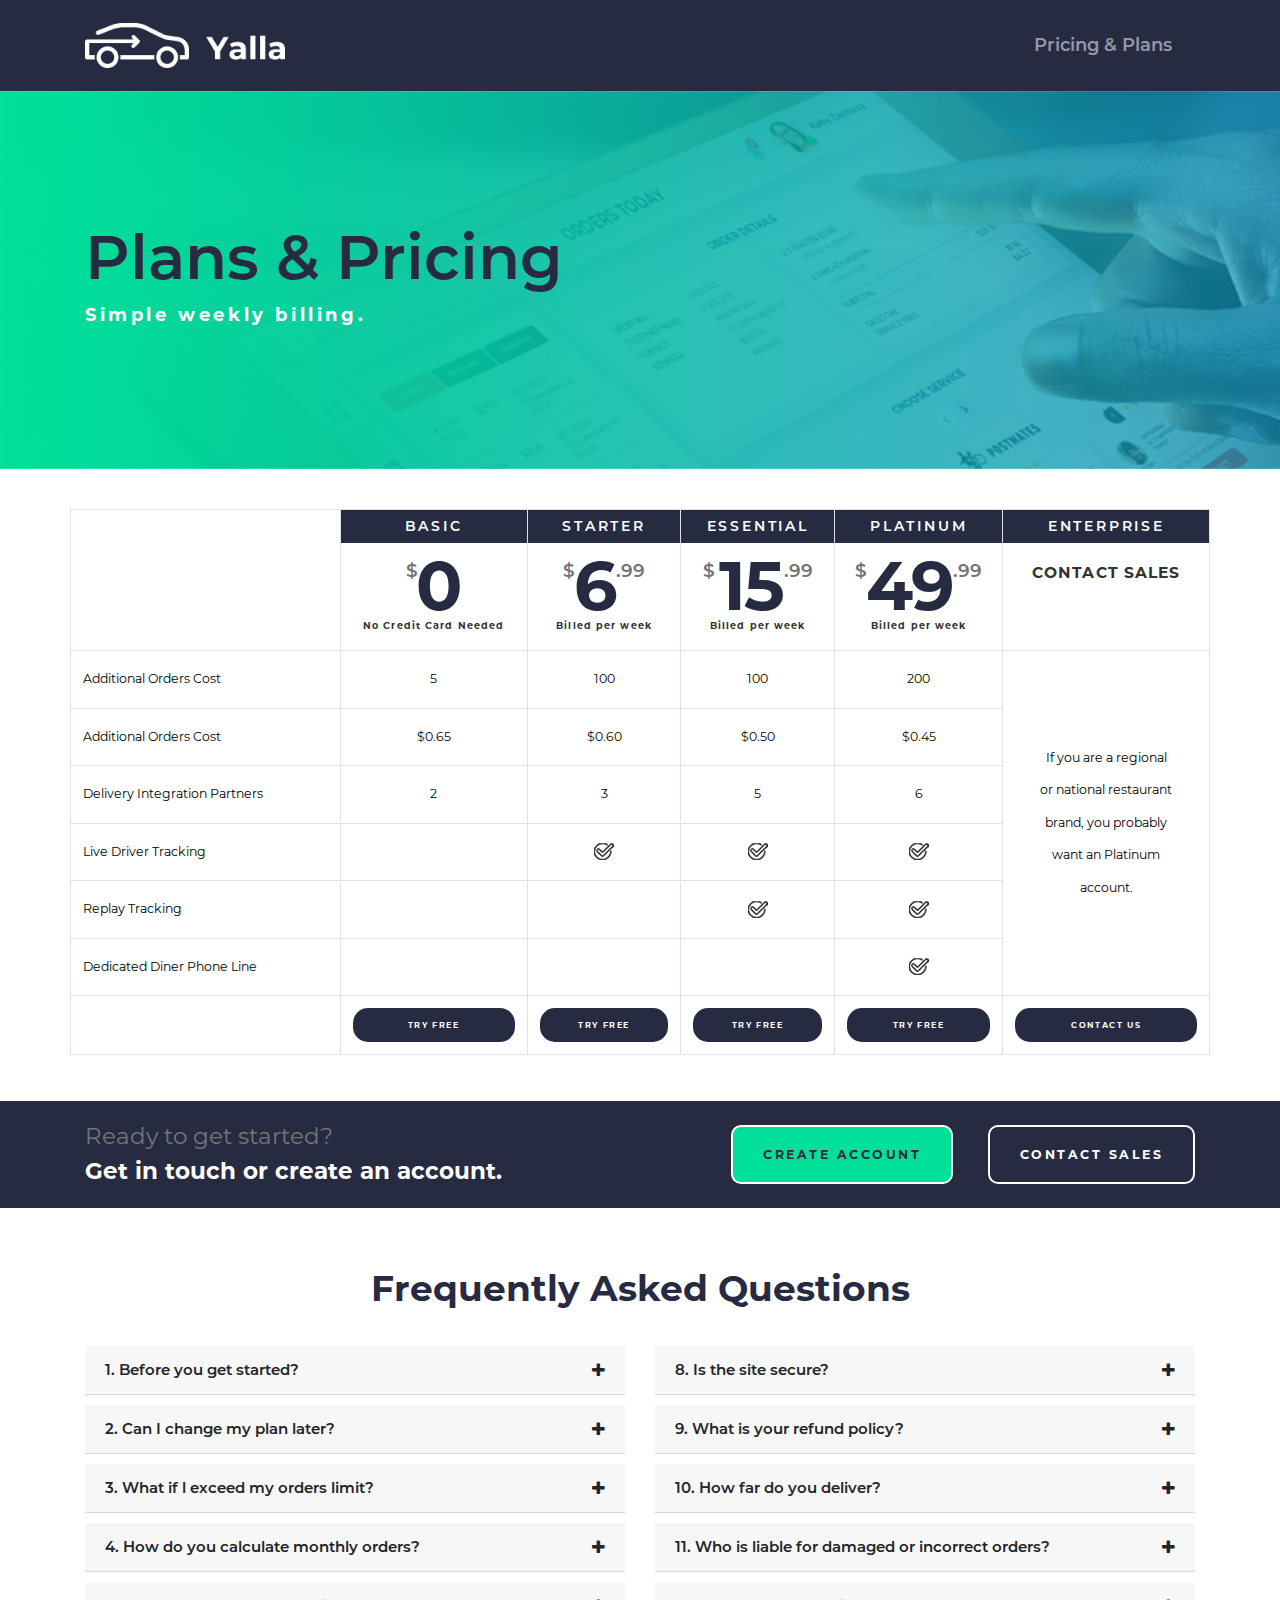
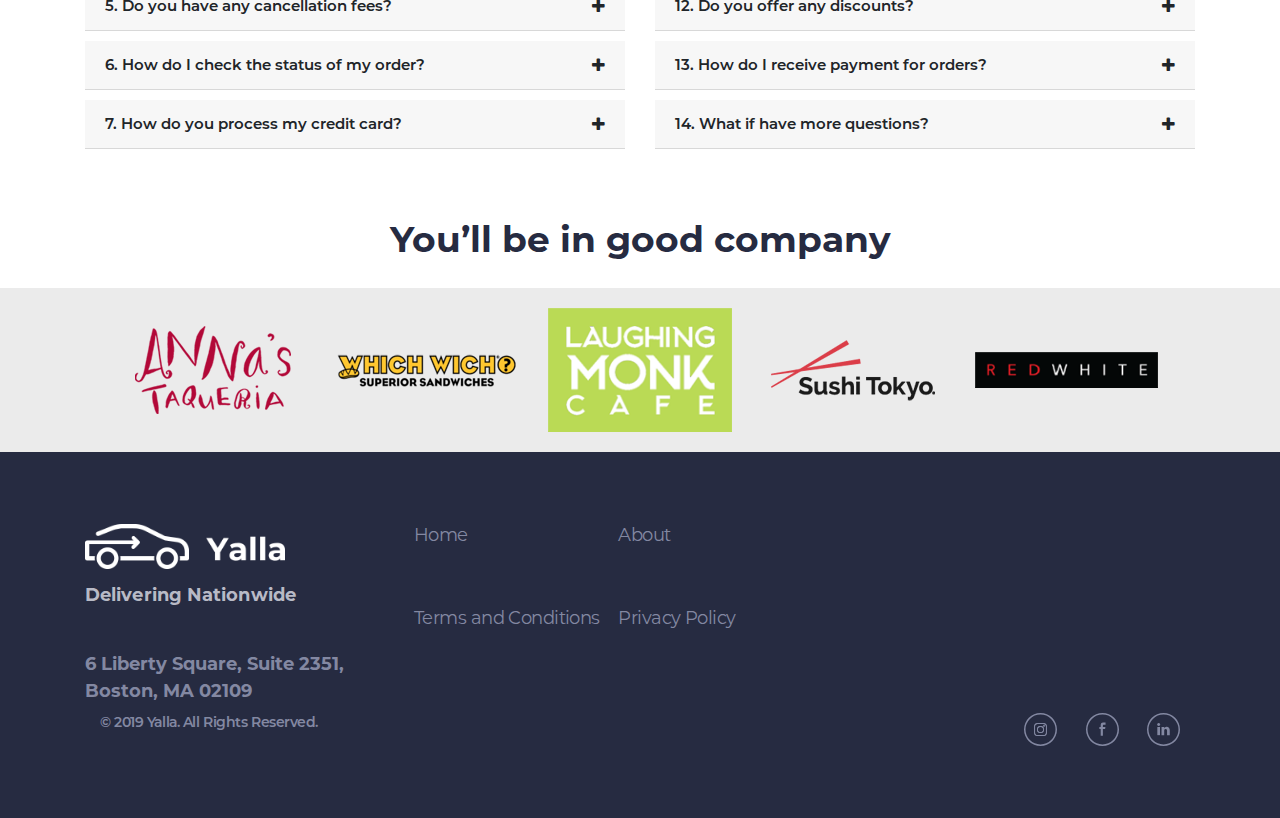
<file: index.html>
<!DOCTYPE html>
<html>
<head>
<title>Yalla pricing</title>
<meta http-equiv="Content-Type" content="text/html; charset=utf-8" />
<meta name="viewport" content="width=device-width; initial-scale=1.0; maximum-scale=1.0;user-scalable=no;">
<link rel="stylesheet" type="text/css" href="assets/css/bootstrap.min.css">
<link rel="stylesheet" type="text/css" href="assets/css/style.css">
<link rel="stylesheet" type="text/css" href="assets/css/responsive.css">
<link rel="stylesheet" href="https://cdnjs.cloudflare.com/ajax/libs/font-awesome/4.7.0/css/font-awesome.min.css">

</head>
<body>
<section class="section-bg">
 <header>
	<nav class="navbar navbar-expand-lg navbar-dark static-top">
	  <div class="container">
	    <a class="navbar-brand logo" href="index.html">
	        <img src="assets/images/logo.png">
	        </a>
	    <button class="navbar-toggler" type="button" data-toggle="collapse" data-target="#navbarResponsive" aria-controls="navbarResponsive" aria-expanded="false" aria-label="Toggle navigation">
	          <span class="navbar-toggler-icon"></span>
	        </button>
	    <div class="collapse navbar-collapse" id="navbarResponsive">
	      <ul class="navbar-nav ml-auto">
	        
	        <li class="nav-item ">
	          <a class="nav-link  " href="#">Pricing & Plans </a>
	          
	        </li>
	        
	       
	      </ul>
	    </div>
	  </div>
	</nav>
</header>
</section>
<section class="banner-bg">
	<div class="container">
		<div class="row justify-content-center">
			<div class="col-lg-12 col-md-12 col-sm-12 col-12">
				<h2 class="banner-title">Plans & Pricing</h2>
				<p class="banner-subtitle">Simple weekly billing.</p>
			</div>
		</div>
	</div>
</section>
<section>
	<div class="container">
	<div class="row mt20">
		<div class="col-lg-12 col-md-12 col-sm-12 col-12 section-pad-20 table-responsive">
			<table class="table table-bordered">
				<tr>
					<td></td>
					<td class="td">
						<p class="basic">BASIC</p>
						<div class="text-center">
							<span class="doller-sign m-r-6">$</span>
							<span class="price">0</span>
							<p class="billed-per-week">No Credit Card Needed</p>
						</div>
					</td>
					<td class="td">
						<p class="basic">STARTER</p>
						<div class="text-center">
							<span class="doller-sign m-r-6">$</span>
							<span class="price">6</span>
							<span class="doller-sign m-l-6">.99</span>
							<p class="billed-per-week">Billed per week</p>
						</div>
					</td>
					<td class="td">
						<p class="basic">ESSENTIAL</p>
						<div class="text-center">
							<span class="doller-sign">$</span>
							<span class="price">15</span>
							<span class="doller-sign m-l-6">.99</span>
							<p class="billed-per-week">Billed per week</p>
						</div>
					</td>
					<td class="td">
						<p class="basic">PLATINUM</p>
						<div class="text-center">
							<span class="doller-sign m-r-6">$</span>
							<span class="price">49</span>
							<span class="doller-sign m-l-6">.99</span>
							<p class="billed-per-week">Billed per week</p>
						</div>
						
					</td>
					<td class="td" >
						<p class="basic">ENTERPRISE</p>
						<div>
							<p class="md-text">Contact sales</p>
							<!-- <p class="sm-text">to build a custom plan</p> -->
						</div>
					</td>
				</tr>
				<tr>
					<td><p class="td-p">Additional Orders Cost</p></td>
					<td><p class="td-p text-center">5</p></td>
					<td><p class="td-p text-center">100</p></td>
					<td><p class="td-p text-center">100</p></td>
					<td><p class="td-p text-center">200</p></td>
					<td rowspan="6" class="td-pd-20 td-vertical-align"><p class="td-p text-center">If you are a regional <br> or national restaurant <br> brand, you probably <br> want an Platinum <br>account.</p></td>
				</tr>
				<tr>
					<td><p class="td-p ">Additional Orders Cost</p></td>
					<td><p class="td-p text-center">$0.65</p></td>
					<td><p class="td-p text-center">$0.60</p></td>
					<td><p class="td-p text-center">$0.50</p></td>
					<td><p class="td-p text-center">$0.45</p></td>
					
				</tr>
				<tr>
					<td><p class="td-p">Delivery Integration Partners</p></td>
					<td><p class="td-p text-center">2</p></td>
					<td><p class="td-p text-center">3</p></td>
					<td><p class="td-p text-center">5</p></td>
					<td><p class="td-p text-center">6</p></td>
					
				</tr>
				<tr>
					<td><p class="td-p">Live Driver Tracking</p></td>
					<td></td>
					<td class="td-vertical-align"><img src="assets/images/check.png" class="d-block mx-auto"></td>
					<td class="td-vertical-align"><img src="assets/images/check.png" class="d-block mx-auto"></td>
					<td class="td-vertical-align"><img src="assets/images/check.png" class="d-block mx-auto"></td>
					
				</tr>
				<tr>
					<td><p class="td-p">Replay Tracking</p></td>
					<td></td>
					<td></td>
					<td class="td-vertical-align"><img src="assets/images/check.png" class="d-block mx-auto"></td>
					<td class="td-vertical-align"><img src="assets/images/check.png" class="d-block mx-auto"></td>
					
				</tr>
				<tr>
					<td><p class="td-p">Dedicated Diner Phone Line</p></td>
					<td></td>
					<td></td>
					<td></td>
					<td class="td-vertical-align"><img src="assets/images/check.png" class="d-block mx-auto"></td>
					
				</tr>
				<tr>
					<td></td>
					<td><button class="btn-bottom btn-dark-blue btn-text">TRY FREE</button></td>
					<td><button class="btn-bottom btn-dark-blue btn-text">TRY FREE</button></td>
					<td><button class="btn-bottom btn-dark-blue btn-text">TRY FREE</button></td>
					<td><button class="btn-bottom btn-dark-blue btn-text">TRY FREE</button></td>
					<td><button class="btn-bottom btn-dark-blue btn-text">CONTACT US</button></td>
				</tr>
			</table>
		</div>
	</div>
	</div>
</section>

<!-- <section>
	<div class="container">
		<div class="row section-pad-20">
			<div class="col-lg-12 col-md-12 col-sm-12 col-12">
				<h2 class="text-center prefer-text"><span class="text-green">Prefer to </span><span class="text-blue-dark">pay as you go?</span></h2>
				<p class="text-center goasgo-text">Instead of paying a monthly recurring charge, you can buy email credits as needed <br>through our <strong style="color: #262b41; font-family: Montserrat-Bold;"> Pay As You Go</strong> plan. It's best for infrequent senders.</p>
				<button class="textprice-box">$0.50 per order</button>
			</div>
		</div>
	</div>
</section> -->

<section class="section-4">
	<div class="container">
		<div class="row">
			<div class="col-lg-6 col-md-6 col-sm-12 col-12">
				<p class="ready">Ready to get started?</p>
				<h2 class="get-in-touch">Get in touch or create an account.</h2>
			</div>
			<div class="col-lg-6 col-md-6 col-sm-12 col-12 acuntdiv" style="align-self: center;">
				<div class="pull-right">
				<button class="create-acoount-btn btn-mr30">CREATE ACCOUNT</button>
				<button class="contact-sales">CONTACT SALES</button>
				</div>
			</div>
		</div>
	</div>
</section>
<section class="section-5">
<div class="container">
	<div class="row">
		<div class="col-lg-12 col-md-12 col-sm-12 col-12">
			<h2 class="text-center prefer-text"><span class="text-blue-dark">Frequently Asked Questions</span></h2>
		</div>
		<div class="col-lg-6 col-md-6 col-sm-12 col-12">
		
    <div id="accordion" class="accordion">
        <div class="mb-0">
            <div class="card-header collapsed" data-toggle="collapse" href="#collapseOne">
                <a class="card-title">
                 1.  Before you get started?
                </a>
            </div>
            <div id="collapseOne" class="card-body collapse" data-parent="#accordion" >
               <div class="card-body">
                	<p>
                	Yes, you can upgrade or downgrade at any time. If you choose to upgrade, you'll pay a pro-rated amount for the rest of the month. If you choose to downgrade, you'll be credited on next month's bill.
                </p>
                </div>
            </div>
            <div class="card-header collapsed" data-toggle="collapse" data-parent="#accordion" href="#collapseTwo">
                <a class="card-title">
                  2. Can I change my plan later?
                </a>
            </div>
            <div id="collapseTwo" class="card-body collapse" data-parent="#accordion" >
                <div class="card-body">
                	<p>
                	Yes, you can upgrade or downgrade at any time. If you choose to upgrade, you'll pay a pro-rated amount for the rest of the month. If you choose to downgrade, you'll be credited on next month's bill.
                </p>
                </div>
            </div>
            <div class="card-header collapsed" data-toggle="collapse" data-parent="#accordion" href="#collapseThree">
                <a class="card-title">
                  3. What if l exceed my orders limit?
                </a>
            </div>
            <div id="collapseThree" class="collapse" data-parent="#accordion" >
                <div class="card-body">
                <p>
                	Yes, you can upgrade or downgrade at any time. If you choose to upgrade, you'll pay a pro-rated amount for the rest of the month. If you choose to downgrade, you'll be credited on next month's bill.
                </p>
                </div>
            </div>

            <div class="card-header collapsed" data-toggle="collapse" data-parent="#accordion" href="#collapseFour">
                <a class="card-title">
                 4. How do you calculate monthly orders?
                </a>
            </div>
            <div id="collapseFour" class="collapse" data-parent="#accordion" >
                <div class="card-body">
                	<p>
                	Yes, you can upgrade or downgrade at any time. If you choose to upgrade, you'll pay a pro-rated amount for the rest of the month. If you choose to downgrade, you'll be credited on next month's bill.
                </p>
                </div>
            </div>
            <div class="card-header collapsed" data-toggle="collapse" data-parent="#accordion" href="#collapseFive">
                <a class="card-title">
                 5. Do you have any cancellation fees?
                </a>
            </div>
            <div id="collapseFive" class="collapse" data-parent="#accordion" >
                <div class="card-body">
                	<p>
                	Yes, you can upgrade or downgrade at any time. If you choose to upgrade, you'll pay a pro-rated amount for the rest of the month. If you choose to downgrade, you'll be credited on next month's bill.
                </p>
                </div>
            </div>
            <div class="card-header collapsed" data-toggle="collapse" data-parent="#accordion" href="#collapseSix">
                <a class="card-title">
                 6. How do I check the status of my order?
                </a>
            </div>
            <div id="collapseSix" class="collapse" data-parent="#accordion" >
                <div class="card-body">
                	<p>
                	Yes, you can upgrade or downgrade at any time. If you choose to upgrade, you'll pay a pro-rated amount for the rest of the month. If you choose to downgrade, you'll be credited on next month's bill.
                </p>
                </div>
            </div>
            <div class="card-header collapsed" data-toggle="collapse" data-parent="#accordion" href="#collapseSeven">
                <a class="card-title">
                 7. How do you process my credit card?
                </a>
            </div>
            <div id="collapseSeven" class="collapse" data-parent="#accordion" >
                <div class="card-body">
                	<p>
                	Yes, you can upgrade or downgrade at any time. If you choose to upgrade, you'll pay a pro-rated amount for the rest of the month. If you choose to downgrade, you'll be credited on next month's bill.
                </p>
                </div>
            </div>
   		</div>
	</div>
	</div>
	<div class="col-lg-6 col-md-6 col-sm-12 col-12">
			<div id="" class="accordion">
        <div class="mb-0">
            <div class="card-header collapsed" data-toggle="collapse" href="#collapseEight">
                <a class="card-title">
                 8. Is the site secure?
                </a>
            </div>
            <div id="collapseEight" class="card-body collapse" data-parent="#accordion" >
            <div class="card-body">
                	<p>
                	Yes, you can upgrade or downgrade at any time. If you choose to upgrade, you'll pay a pro-rated amount for the rest of the month. If you choose to downgrade, you'll be credited on next month's bill.
                </p>
                </div>
            </div>
            <div class="card-header collapsed" data-toggle="collapse" data-parent="#accordion" href="#collapseNine">
                <a class="card-title">
                 9. What is your refund policy?
                </a>
            </div>
            <div id="collapseNine" class="card-body collapse" data-parent="#accordion" >
               <div class="card-body">
                	<p>
                	Yes, you can upgrade or downgrade at any time. If you choose to upgrade, you'll pay a pro-rated amount for the rest of the month. If you choose to downgrade, you'll be credited on next month's bill.
                </p>
                </div>
            </div>
            <div class="card-header collapsed" data-toggle="collapse" data-parent="#accordion" href="#collapseTen">
                <a class="card-title">
                10. How far do you deliver?
                </a>
            </div>
            <div id="collapseTen" class="collapse" data-parent="#accordion" >
                <div class="card-body">
                	<p>
                	Yes, you can upgrade or downgrade at any time. If you choose to upgrade, you'll pay a pro-rated amount for the rest of the month. If you choose to downgrade, you'll be credited on next month's bill.
                </p>
                </div>
            </div>

            <div class="card-header collapsed" data-toggle="collapse" data-parent="#accordion" href="#collapseEleven">
                <a class="card-title">
                11. Who is liable for damaged or incorrect orders?
                </a>
            </div>
            <div id="collapseEleven" class="collapse" data-parent="#accordion" >
               <div class="card-body">
                	<p>
                	Yes, you can upgrade or downgrade at any time. If you choose to upgrade, you'll pay a pro-rated amount for the rest of the month. If you choose to downgrade, you'll be credited on next month's bill.
                </p>
                </div>
            </div>
            <div class="card-header collapsed" data-toggle="collapse" data-parent="#accordion" href="#collapseTwel">
                <a class="card-title">
                 12. Do you offer any discounts?
                </a>
            </div>
            <div id="collapseTwel" class="collapse" data-parent="#accordion" >
                <div class="card-body">
                	<p>
                	Yes, you can upgrade or downgrade at any time. If you choose to upgrade, you'll pay a pro-rated amount for the rest of the month. If you choose to downgrade, you'll be credited on next month's bill.
                </p>
                </div>
            </div>
            <div class="card-header collapsed" data-toggle="collapse" data-parent="#accordion" href="#collapseThir">
                <a class="card-title">
                13. How do I receive payment for orders?
                </a>
            </div>
            <div id="collapseThir" class="collapse" data-parent="#accordion" >
                <div class="card-body">
                	<p>
                	Yes, you can upgrade or downgrade at any time. If you choose to upgrade, you'll pay a pro-rated amount for the rest of the month. If you choose to downgrade, you'll be credited on next month's bill.
                </p>
                </div>
            </div>
           <div class="card-header collapsed" data-toggle="collapse" data-parent="#accordion" href="#collapseFou">
                <a class="card-title">
                14. What if have more questions?
                </a>
            </div>
            <div id="collapseFou" class="collapse" data-parent="#accordion" >
                <div class="card-body">
                	<p>
                	Yes, you can upgrade or downgrade at any time. If you choose to upgrade, you'll pay a pro-rated amount for the rest of the month. If you choose to downgrade, you'll be credited on next month's bill.
                </p>
                </div>
            </div>
   		</div>
	</div>
	</div>
</div>	
</section>

<section class="section-6">
	<div class="container">
		<div class="row">
			<div class="col-lg-12 col-md-6 col-sm-12 col-12">
				<h2 class="text-center prefer-text"><span class="text-blue-dark">You’ll be in  good company</span></h2>
			</div>
		</div>
	</div>
</section>

<section class="section-7">
	<div class="container-fluid">
		<div class="row justify-content-center align-items-center">
			<div class="col-lg-2 col-md-4 col-sm-12 col-12">
				<div class="client-logo"><img src="assets/images/annas.png" class="img-fluid d-block mx-auto"></div>
			</div>
			<div class="col-lg-2 col-md-4 col-sm-12 col-12">
				<div class="client-logo"><img src="assets/images/whicho.png" class="img-fluid d-block mx-auto"></div>
			</div>
			<div class="col-lg-2 col-md-4 col-sm-12 col-12">
				<div class="client-logo"><img src="assets/images/monk.png" class="img-fluid d-block mx-auto"></div>
			</div>
			<div class="col-lg-2 col-md-4 col-sm-12 col-12">
				<div class="client-logo"><img src="assets/images/sushi.png" class="img-fluid d-block mx-auto"></div>
			</div>
			<div class="col-lg-2 col-md-4 col-sm-12 col-12">
				<div class="client-logo"><img src="assets/images/red.png" class="img-fluid d-block mx-auto"></div>
			</div>
		</div>
	</div>
</section>

<section id="footer">
    <footer>
        <div class="container">
            <div class="top d-block d-lg-flex">
                <div class="left">
                    <img src="assets/images/logo.png" width="200" alt="">
                    <h5>Delivering Nationwide</h5>
                    <div class="address">
                        <h6>6 Liberty Square, Suite 2351,<br>Boston, MA 02109</h6>
                    </div>
                </div>
                <!-- /.left -->
                <div class="right">
                    <div class="footer-links">
                        <ul class="list-unstyled">
                            <li class="footer-link">
                                <a href="/">Home</a>
                            </li>
                                                        <li class="footer-link">
                                <a href="/about">About</a>
                            </li>
                            <li class="footer-link">
                                <a href="#">Terms and Conditions</a>
                            </li>
                            <li class="footer-link">
                                <a href="#">Privacy Policy</a>
                            </li>
                        </ul>
                    </div>
                    <!-- /.footer-links -->
                </div>
                <!-- /.right -->
            </div>
            <!-- /.top -->
            <div class="bottom d-block d-lg-flex">
                <div class="social-links col-12 col-lg-6 order-lg-2">
                    <a href="https://www.instagram.com/yalladelivery/" target="_blank">
                        <img src="assets/images/ig-icon.svg" alt="" class="social-link">
                    </a>
                    <a href="https://www.facebook.com/YallaDelivers/" target="_blank">
                        <img src="assets/images/fb-icon.svg" alt="" class="social-link">
                    </a>
                    <a href="https://www.linkedin.com/company/yalla-delivery/" target="_blank">
                        <img src="assets/images/linkedin-icon.svg" alt="" class="social-link">
                    </a>
                </div>
                <!-- /.social-links -->
                <div class="copyright col-12 col-lg-6 order-lg-1">
                    © 2019 Yalla. All Rights Reserved.
                </div>
            </div>
            <!-- /.bottom -->
        </div>
        <!-- /.container -->
    </footer>
</section>

<script src="https://ajax.googleapis.com/ajax/libs/jquery/3.4.1/jquery.min.js"></script>
<script src="assets/js/bootstrap.js" type="text/javascript"></script>

<script type="text/javascript">
	



</script>
<script>
$(document).on("click", ".nav-item", function () {
    $('.nav-link').removeClass("active");
    $(this).find('.nav-link').addClass('active');
    
});

</script>
</body>
</html>
</file>
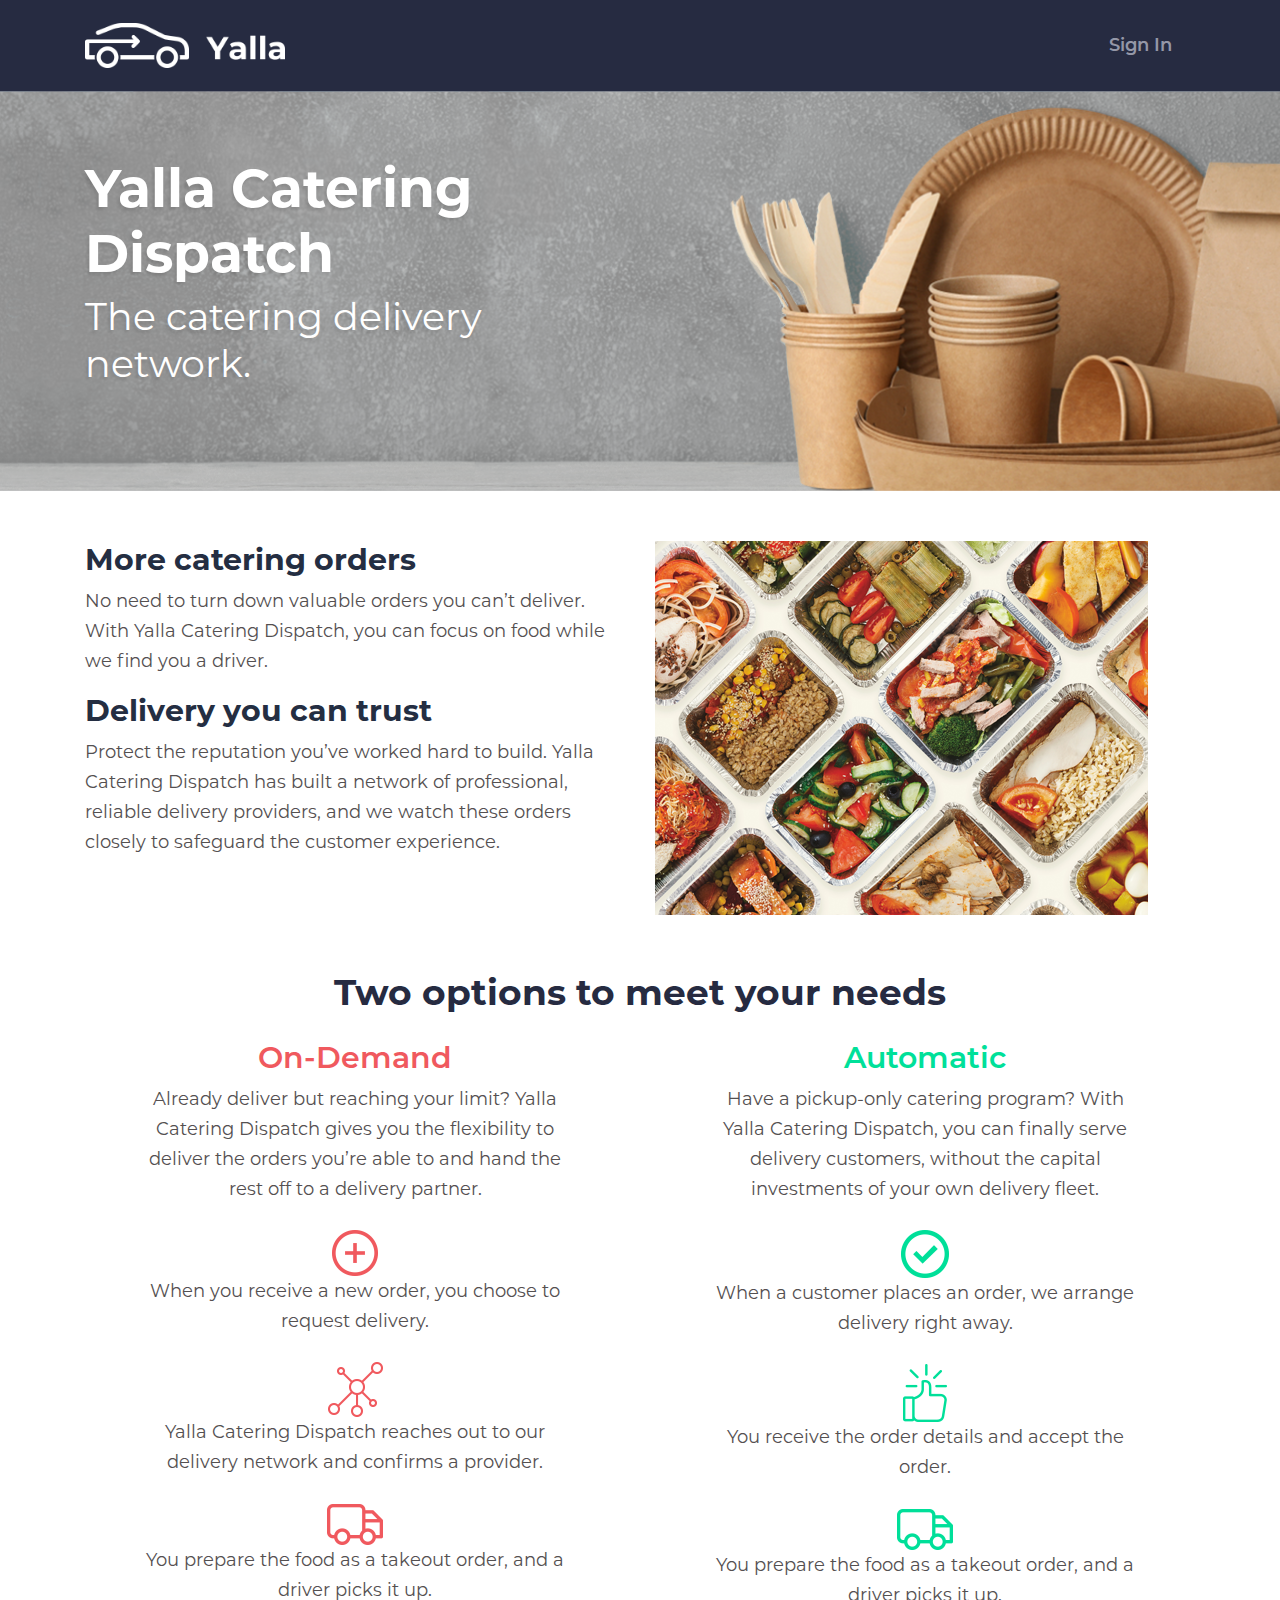
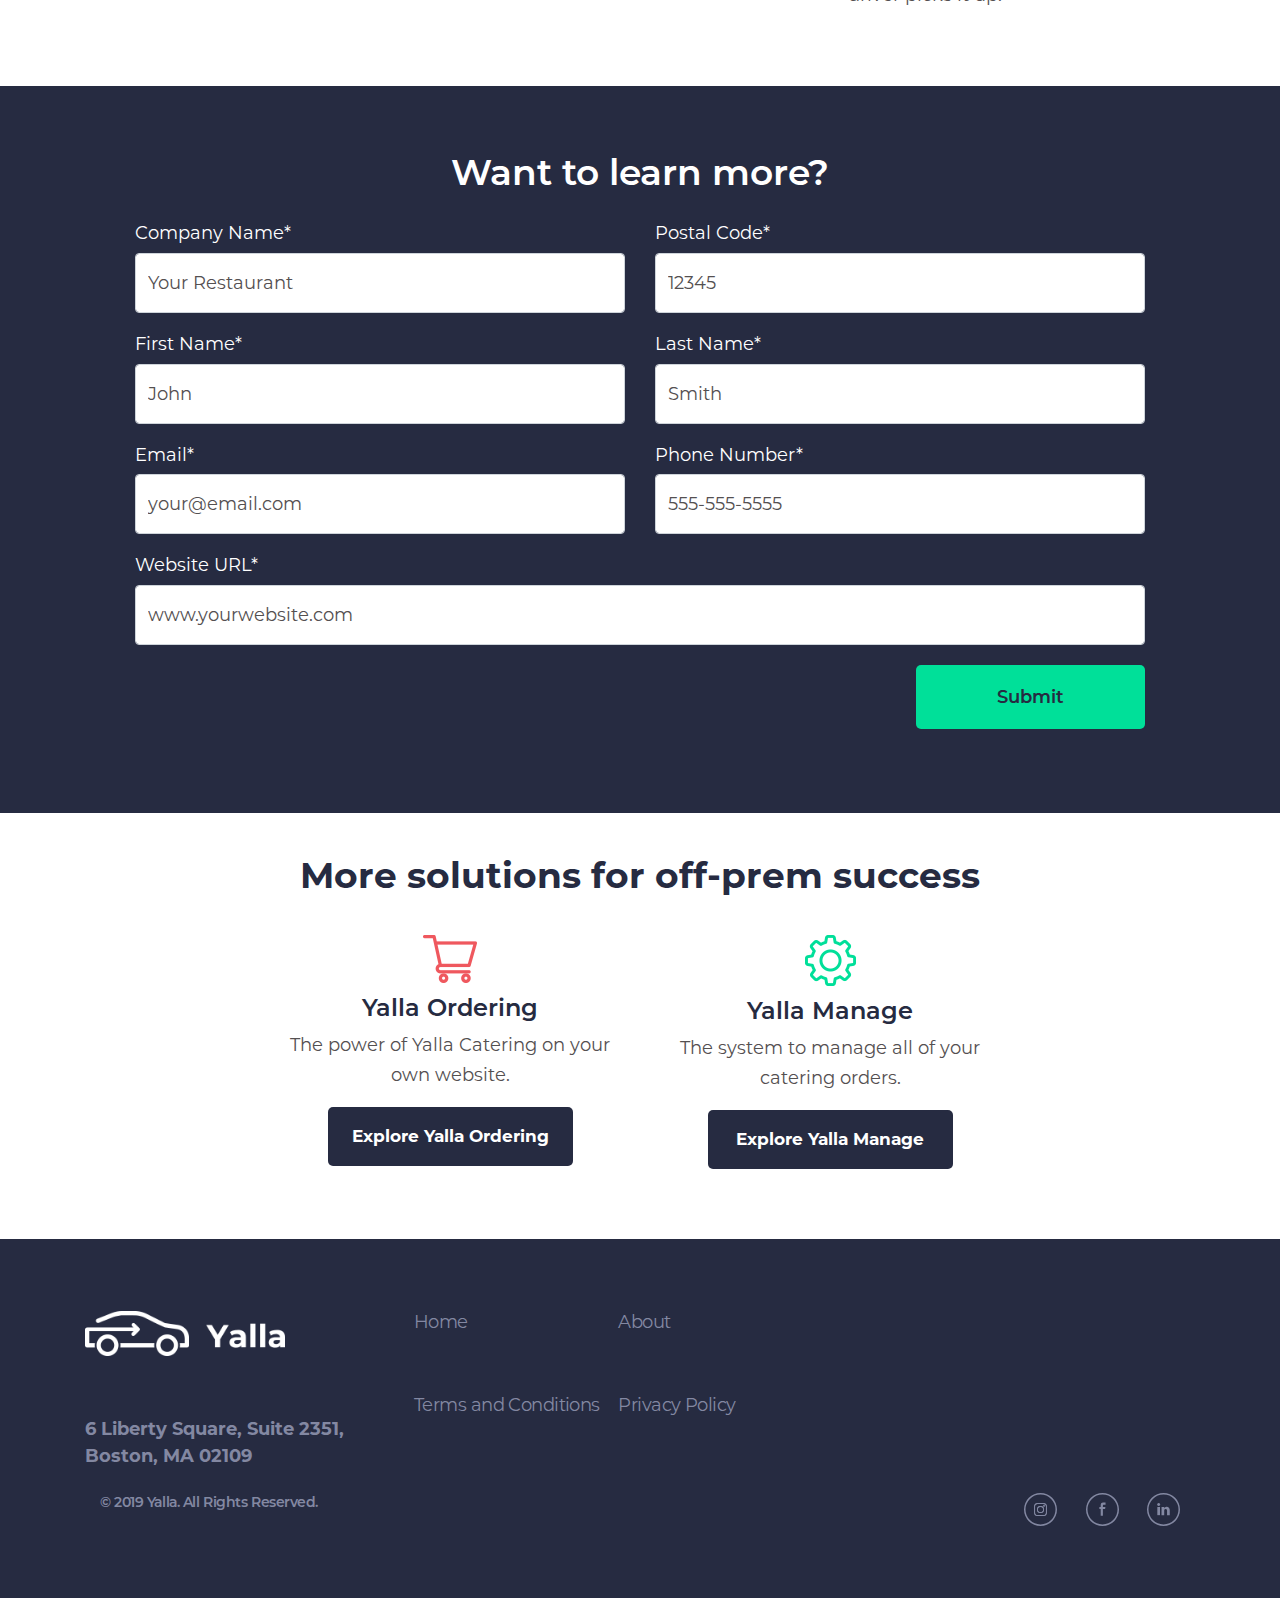
<file: yalla-catering-dispatch.html>
<!DOCTYPE html>
<html>
<head>
<title>Yalla pricing</title>
<meta http-equiv="Content-Type" content="text/html; charset=utf-8" />
<meta name="viewport" content="width=device-width; initial-scale=1.0; maximum-scale=1.0;user-scalable=no;">
<link rel="stylesheet" type="text/css" href="assets/css/bootstrap.min.css">
<link rel="stylesheet" type="text/css" href="assets/css/style.css">
<link rel="stylesheet" type="text/css" href="assets/css/responsive.css">
<link rel="stylesheet" href="https://cdnjs.cloudflare.com/ajax/libs/font-awesome/4.7.0/css/font-awesome.min.css">

</head>
<body>
<section class="section-bg">
 <header>
	<nav class="navbar navbar-expand-lg navbar-dark static-top">
	  <div class="container">
	    <a class="navbar-brand logo" href="index.html">
	        <img src="assets/images/logo.png">
	        </a>
	    <button class="navbar-toggler" type="button" data-toggle="collapse" data-target="#navbarResponsive" aria-controls="navbarResponsive" aria-expanded="false" aria-label="Toggle navigation">
	          <span class="navbar-toggler-icon"></span>
	        </button>
	    <div class="collapse navbar-collapse" id="navbarResponsive">
	      <ul class="navbar-nav ml-auto">
	        
	        <li class="nav-item ">
	          <a class="nav-link  " href="#">Sign In</a>
	          
	        </li>
	        
	       
	      </ul>
	    </div>
	  </div>
	</nav>
</header>
</section>
<section class="banner-yalla-catering">
	<div class="container">
		<div class="row ">
			<div class="col-lg-5 col-md-8 col-sm-12 col-12">
				<div>
				<h2 class="yalla-catering-dispatch ">Yalla Catering Dispatch</h2>
				<p class="catering-delivery-network">The catering delivery network.</p>
				</div>
			</div>
		</div>
	</div>
</section>
<section>
	<div class="container">
	<div class="row mt50">
		<div class="col-lg-6 col-md-6 col-sm-12 col-12 ">
			<div>
				<h2 class="more-catering-orders">More catering orders</h2>
				<p class="noneed-text">No need to turn down valuable orders you can’t
				deliver. With Yalla Catering Dispatch, you can focus
				on food while we find you a driver. </p>
			</div>
			<div>
				<h2 class="more-catering-orders">Delivery you can trust</h2>
				<p class="noneed-text">Protect the reputation you’ve worked hard to build.
					Yalla Catering Dispatch has built a network of
					professional, reliable delivery providers, and we
					watch these orders closely to safeguard the
					customer experience.</p>
			</div>
		</div>
		<div class="col-lg-6 col-md-6 col-sm-12 col-12 ">
			<img src="assets/images/catering.png" class="img-fluid">
		</div>
	</div>
	</div>
</section>


<section class="catering-section">
	<div class="container">
		<div class="row">
			<div class="col-lg-12 col-md-12 col-sm-12 col-12">
				<h2 class="twooption-heading">Two options to meet your needs</h2>
			</div>
			
		</div>
		<div class="row">
			<div class="col-lg-6 col-md-6 col-sm-12 col-12">
				<div class="demand-block">
					<h2 class="hemand-title ">On-Demand</h2>
					<p>Already deliver but reaching your limit? Yalla
Catering Dispatch gives you the flexibility to
deliver the orders you’re able to and hand the
rest off to a delivery partner.</p>
				</div>
				<div class="demand-block">
					<img src="assets/images/plus-red.png" class="mx-auto d-block">
					<p>When you receive a new order, you choose to
request delivery.</p>
				</div>
				<div class="demand-block">
					<img src="assets/images/network-red.png" class="mx-auto d-block">
					<p>Yalla Catering Dispatch reaches out to our delivery
network and confirms a provider.</p>
				</div>
				<div class="demand-block">
					<img src="assets/images/deliveryvan-red.png" class="mx-auto d-block">
					<p>You prepare the food as a takeout order, and a
driver picks it up.</p>
				</div>

			</div>
			<div class="col-lg-6 col-md-6 col-sm-12 col-12">
				<div class="automatic-block">
					<h2 class="hemand-title ">Automatic</h2>
					<p>Have a pickup-only catering program? With
Yalla Catering Dispatch, you can finally serve
delivery customers, without the capital
investments of your own delivery fleet.</p>
				</div>
				<div class="automatic-block">
					<img src="assets/images/chenckmark-gree.png" class="mx-auto d-block">
					<p>When a customer places an order, we
arrange delivery right away.</p>
				</div>
				<div class="automatic-block">
					<img src="assets/images/thumb-green.png" class="mx-auto d-block">
					<p>You receive the order details and accept
the order.</p>
				</div>
				<div class="automatic-block">
					<img src="assets/images/delivervan-green.png" class="mx-auto d-block">
					<p>You prepare the food as a takeout order, and a
driver picks it up.</p>
				</div>
			</div>
			
		</div>
	</div>
</section>
<section class="section-form">
<div class="container">
	<div class="row">
		<div class="col-lg-12 col-md-12 col-sm-12 col-12">
			<h2 >Want to learn more? </h2>
		</div>
	</div>
	<form class="form-learn">
	<div class="row">
		
			<div class="col-lg-6 col-md-6 col-sm-12 col-12">
				<div class="form-group">
					<label>Company Name*</label>
					<input type="text" name="" class="form-control" placeholder="Your Restaurant">
				</div>
			</div>
			<div class="col-lg-6 col-md-6 col-sm-12 col-12">
				<div class="form-group">
					<label>Postal Code*</label>
					<input type="text" name="" class="form-control" placeholder="12345">
				</div>
			</div>
			<div class="col-lg-6 col-md-6 col-sm-12 col-12">
				<div class="form-group">
					<label>First Name*</label>
					<input type="text" name="" class="form-control" placeholder="John">
				</div>
			</div>
			<div class="col-lg-6 col-md-6 col-sm-12 col-12">
				<div class="form-group">
					<label>Last Name*</label>
					<input type="text" name="" class="form-control" placeholder="Smith">
				</div>
			</div>
			<div class="col-lg-6 col-md-6 col-sm-12 col-12">
				<div class="form-group">
					<label>Email*</label>
					<input type="email" name="" class="form-control" placeholder="your@email.com">
				</div>
			</div>
			<div class="col-lg-6 col-md-6 col-sm-12 col-12">
				<div class="form-group">
					<label>Phone Number*</label>
					<input type="text" name="" class="form-control" placeholder="555-555-5555">
				</div>
			</div>
			<div class="col-lg-12 col-md-12 col-sm-12 col-12">
				<div class="form-group">
					<label>Website URL*</label>
					<input type="text" name="" class="form-control" placeholder="www.yourwebsite.com">
				</div>
			</div>
			<div class="col-lg-12 col-md-12 col-sm-12 col-12">
				<div class="form-group">
					<button type="submit" class="btn btn-submit">Submit</button>
				</div>
			</div>
		
	</div>
	</form>
</div>	
</section>

<section class="section-success">
	<div class="container">
		<div class="row">
			<div class="col-lg-12 col-md-12 col-sm-12 col-12">
				<h2 class="more-success-text"> More solutions for off-prem success</h2>
			</div>
		</div>
		<div class="row justify-content-md-center">
			<div class="col-lg-4 col-md-5 col-sm-12 col-12">
				<div class="more-div">
					<img src="assets/images/cart.png" class="mx-auto d-block">
					<h2>Yalla Ordering</h2>
					<p>The power of Yalla Catering on
your own website.</p>
<a href="javascript:void(0)" class="btn">Explore Yalla Ordering</a>
				</div>
			</div>
			<div class="col-lg-4 col-md-5 col-sm-12 col-12">
				<div class="more-div">
					<img src="assets/images/setting.png" class="mx-auto d-block">
					<h2>Yalla Manage</h2>
					<p>The system to manage all of your
catering orders.</p>
<a href="javascript:void(0)" class="btn">Explore Yalla Manage</a>
				</div>
			</div>
		</div>
	</div>
</section>



<section id="footer">
    <footer>
        <div class="container">
            <div class="top d-block d-lg-flex">
                <div class="left">
                    <img src="assets/images/logo.png" width="200" alt="">
                   <!--  <h5>Delivering Nationwide</h5> -->
                    <div class="address">
                        <h6>6 Liberty Square, Suite 2351,<br>Boston, MA 02109</h6>
                    </div>
                </div>
                <!-- /.left -->
                <div class="right">
                    <div class="footer-links">
                        <ul class="list-unstyled">
                            <li class="footer-link">
                                <a href="/">Home</a>
                            </li>
                                                        <li class="footer-link">
                                <a href="/about">About</a>
                            </li>
                            <li class="footer-link">
                                <a href="#">Terms and Conditions</a>
                            </li>
                            <li class="footer-link">
                                <a href="#">Privacy Policy</a>
                            </li>
                        </ul>
                    </div>
                    <!-- /.footer-links -->
                </div>
                <!-- /.right -->
            </div>
            <!-- /.top -->
            <div class="bottom d-block d-lg-flex">
                <div class="social-links col-12 col-lg-6 order-lg-2">
                    <a href="https://www.instagram.com/yalladelivery/" target="_blank">
                        <img src="assets/images/ig-icon.svg" alt="" class="social-link">
                    </a>
                    <a href="https://www.facebook.com/YallaDelivers/" target="_blank">
                        <img src="assets/images/fb-icon.svg" alt="" class="social-link">
                    </a>
                    <a href="https://www.linkedin.com/company/yalla-delivery/" target="_blank">
                        <img src="assets/images/linkedin-icon.svg" alt="" class="social-link">
                    </a>
                </div>
                <!-- /.social-links -->
                <div class="copyright col-12 col-lg-6 order-lg-1">
                    © 2019 Yalla. All Rights Reserved.
                </div>
            </div>
            <!-- /.bottom -->
        </div>
        <!-- /.container -->
    </footer>
</section>

<script src="https://ajax.googleapis.com/ajax/libs/jquery/3.4.1/jquery.min.js"></script>
<script src="assets/js/bootstrap.js" type="text/javascript"></script>

<script type="text/javascript">
	



</script>
<script>
$(document).on("click", ".nav-item", function () {
    $('.nav-link').removeClass("active");
    $(this).find('.nav-link').addClass('active');
    
});

</script>
</body>
</html>
</file>
<file: assets/css/style.css>
/*font-family start*/

@font-face {
  font-family: Montserrat-Regular;
  src: url(../montserrat/Montserrat-Regular.otf);
}@font-face {
  font-family: Montserrat-Medium;
  src: url(../montserrat/Montserrat-Medium.otf);
}
@font-face {
  font-family: Montserrat-SemiBold;
  src: url(../montserrat/Montserrat-SemiBold.otf);
}
@font-face {
  font-family: Montserrat-Bold;
  src: url(../montserrat/Montserrat-Bold.otf);
}
@font-face {
  font-family: Montserrat-Light;
  src: url(../montserrat/Montserrat-Light.otf);
}

/*End */
/*body{
	background-color: #fff;
 
}*/
.fixed-top{
animation: smoothScroll 1s forwards;
}
@keyframes smoothScroll {
	0% {
		transform: translateY(-40px);
	}
	100% {
		transform: translateY(0px);
	}
}
/*::-webkit-scrollbar {
  width: 10px;
}*/

.mr-15{
	margin-right: 15px;
}
.mt20{
  margin-top:20px; 
}
.mt30{
	margin-top:30px; 
}
.mb-30{
	margin-bottom:30px; 
}
.mb50{
  margin-bottom:50px; 
}
.mt-15{
	margin-top:15px; 
}
.mt50{
	margin-top:50px; 
}
.mt-100{
	margin-top:100px; 
}
.mb-15{
	margin-bottom:15px; 
}
.mr-30{
	margin-right: 30px;
}
.pd-25{
	padding: 25px 10px;
}
.pd-10{
	 padding: 10px;
}
.pd-15-10{
	padding: 15px 10px;
}
.pd-t8{
	    padding: 8px 0;
}
.pt-80{
	padding-top: 80px;
}
.pdtb-15{
	padding-top: 15px;
	padding-bottom: 15px;
}
.m-top10{
  margin-top: 10%;
}
.m-bottom5{
  margin-bottom: 5%;
}
.padding-left-12{
  padding-left: 15px;
}
.pdt-5{
  padding-top: 5px;
}
.pd-bottom-40{
padding-bottom: 40px;
}
.margin-top-55{
  margin-top: -32px;
}
.mb-10{
  margin-bottom: 10px;
}
.pd-r-5{
  padding-right: 5px;
}
.div-85{
    width: 92%;
    float: right;
}


header{
  /*padding-top: 20px;*/
}
.nav-item {
    margin: 0 15px;
     align-items: center;
  align-self: center;
  justify-content: center;
}

.nav-item a{
 font-family: Montserrat-SemiBold !important;
  font-size: 18px;
  font-weight: 600;
  font-stretch: normal;
  font-style: normal;
  line-height: 0.33;
  letter-spacing: normal;
  text-align: left;
  color: #9497a7 !important;
}

.active{
  font-family: Lato-Bold !important;
}
.menu-list a:hover::after {
    width: 100%;
    margin: auto;
    display:block;
    background: #fec33b;
}

.menu-list a::after {
    content: '';
    display: block;
    width: 0px;
    height: 2px;
    background: #fec33b;
    transition: width .3s;
}

.logo img{
      width: 200px;
    float: left;
}

.navbar-brand{
  font-family: Lato-Black;
  font-size: 26px;
  font-weight: 900;
  font-stretch: normal;
  font-style: normal;
  line-height: normal;
  letter-spacing: normal;
  text-align: center;
  color: #fefefe;
}
body{
 /* height: 1128.6px;*/
  /*background-image: linear-gradient(to top, #232526, #414345);*/
  overflow-x: hidden !important;
}
.rows{
      margin-right: 0 !important;
    
}
.section-bg{
   background-color:#262b41;
   height: auto;
  object-fit: contain;
  padding: 10px 0;
}
.banner-bg{
  height: 378px;
  background-image:url('../images/banner-img.png');
  padding: 10% 0px 0 0;
      background-size: cover;
}
.div-pdding-10{
      /*padding: 10% 0px 0 0;*/
}
.banner-title{
   font-family: Montserrat-SemiBold;
  font-size: 61.5px;
  font-weight: 600;
  font-stretch: normal;
  font-style: normal;
  line-height: normal;
  letter-spacing: normal;
  text-align: left;
  color: #262b41;
}
.banner-subtitle{
   font-family: Montserrat-Bold;
  font-size: 18px;
  font-weight: bold;
  font-stretch: normal;
  font-style: normal;
  line-height: 1.53;
  letter-spacing: 3.6px;
  text-align: left;
  color: #ffffff;
}
.td{
  padding: 0 !important;
}
.td-vertical-align{
      vertical-align: middle !important;
}
.basic{
  background: #262b41;
    color: #fff;
    font-family: Montserrat-SemiBold;
    font-size: 14px;
    font-weight: bold;
    font-stretch: normal;
    font-style: normal;
    /* line-height: 1.21; */
    letter-spacing: 2.8px;
    text-align: center;
    color: #ffffff;
    padding: 6px 0;
}
.td-pd-20{
  padding: 20% 0;
}
.td-p{
    font-family: Montserrat-Regular;
  font-size: 12.5px;
  font-weight: normal;
  font-stretch: normal;
  font-style: normal;
  line-height: 2.6;
  letter-spacing: normal;
  text-align: left;
  color: #000000;
  margin-bottom: 0px;
}
.m-r-6{
  margin-right: -6px;
}
.m-l-6{
  margin-left:-4px;
}
.billed-per-week{
   font-family: Montserrat-Bold;
  font-size: 9.5px;
  font-weight: bold;
  font-stretch: normal;
  font-style: normal;
  line-height: 1.79;
  letter-spacing: 1.11px;
  text-align: center;
  color: #333333;
}
.doller-sign{
  font-family: Montserrat-SemiBold;
    font-size: 18.5px;
    font-weight: normal;
    font-stretch: normal;
    font-style: normal;
    line-height: 1.27;
    letter-spacing: normal;
    text-align: left;
    color: #747578;
    vertical-align: top;
}
.price{
  font-family: Montserrat-Bold;
    font-size: 68.5px;
    font-weight: bold;
    font-stretch: normal;
    font-style: normal;
    line-height: 0.8;
    letter-spacing: -1.92px;
    text-align: center;
    color: #262b41;
}
.sm-text{
  font-family: Montserrat-Bold;
  font-size: 9.5px;
  font-weight: bold;
  font-stretch: normal;
  font-style: normal;
  line-height: 1.79;
  letter-spacing: 1.11px;
  text-align: center;
  color: #333333;
  margin-bottom: 0;
    text-transform: uppercase;
}
.md-text{
  font-family: Montserrat-Bold;
  font-size: 15.5px;
  font-weight: bold;
  font-stretch: normal;
  font-style: normal;
  line-height: 1.79;
  letter-spacing: 1.11px;
  text-align: center;
  color: #333333;
  margin-bottom: 0;
    text-transform: uppercase;
}
.btn-bottom{
  border: 0;
  border-radius: 15px;
  padding: 12px 20px;
  margin: auto;
  display: block;
  width: 100%;

}
.btn-text{
    font-family: Montserrat-Bold;
  font-size: 8px;
  font-weight: bold;
  font-stretch: normal;
  font-style: normal;
  line-height: normal;
  letter-spacing: 1.6px;
  text-align: center;
  color: #ffffff;
}
.btn-green{
  background-color: #00e099;
}
.btn-dark-blue{
  background-color: #262b41;
}
.btn-dark-blue:hover{
 background-color: #00e099;
}
.prefer-text{
  font-family: Montserrat-Bold;
  font-size: 36px;
  font-weight: bold;
  font-stretch: normal;
  font-style: normal;
  line-height: 2.24;
  letter-spacing: normal;
  text-align: center;
  color: #00e099;
}
.text-geen{
  color: #00e099;
}
.text-blue-dark{
  color: #262b41;
}
.goasgo-text{
   font-family: Montserrat-Regular;
  font-size: 23px;
  font-weight: normal;
  font-stretch: normal;
  font-style: normal;
  line-height: normal;
  letter-spacing: normal;
  text-align: center;
  color: #747578;
}
.textprice-box{
  font-family: Montserrat-Regular;
  font-size: 27px;
  font-weight: normal;
  font-stretch: normal;
  font-style: normal;
  line-height: 2.2;
  letter-spacing: normal;
  text-align: center;
  color: #262b41;
  margin: auto;
  display: block;
  object-fit: contain;
    border: dotted 2px #262b41;
     background-color: transparent; 
    padding: 0px 20px;
}
.section-pad-20{
      padding: 20px 0;
}
.section-4{
  
  object-fit: contain;
  background-color: #262b41;
  padding: 15px 0;
  margin: 10px 0;
}
.ready{
    font-family: Montserrat-Regular;
  font-size: 23px;
  font-weight: normal;
  font-stretch: normal;
  font-style: normal;
  line-height: 1.78;
  letter-spacing: normal;
  text-align: left;
  color: #747578;
  margin-bottom: 2px;
}
.get-in-touch{
   font-family: Montserrat-Bold;
  font-size: 23px;
  font-weight: bold;
  font-stretch: normal;
  font-style: normal;
  line-height: 1.11;
  letter-spacing: normal;
  text-align: left;
  color: #ffffff;
}
.section-pad-15{
  padding: 15px 0;
}
.create-acoount-btn{
  object-fit: contain;
    border-radius: 10px;
    border: solid 2px #ffffff;
    background-color: #00e099;
    padding: 20px 30px;
    color: #fff;
    font-family: Montserrat-Bold;
    font-size: 12.5px;
    font-weight: bold;
    font-stretch: normal;
    font-style: normal;
    line-height: normal;
    letter-spacing: 2.5px;
    text-align: center;
    color: #262b41;
    cursor: pointer;
}
.contact-sales{
  border-radius: 10px;
    border: solid 2px #ffffff;
    background-color: transparent;
    padding: 20px 30px;
    color: #fff;
    font-family: Montserrat-Bold;
    font-size: 12.5px;
    font-weight: bold;
    font-stretch: normal;
    font-style: normal;
    line-height: normal;
    letter-spacing: 2.5px;
    text-align: center;
    cursor: pointer;
}
.contact-sales:focus, .create-acoount-btn:focus{
outline: none;
/*border: 0;*/
box-shadow: none;
}
.btn-mr30{
  margin-right: 30px;
}
.section-5{
  margin: 20px 0;
  padding: 20px 0;
}

.card-header {
    padding: .75rem 1.25rem;
    margin-bottom: 0;
    background-color: rgba(0,0,0,.03);
    border-bottom: 1px solid rgba(0,0,0,.125);
    margin: 10px 0;
}
.accordion .card-header:after {
    font-family: 'FontAwesome';  
    content: "\f068";
    float: right; 
}
.accordion .card-header.collapsed:after {
    /* symbol for "collapsed" panels */
    content: "\f067"; 
}
.card-title{
    font-family: Montserrat-SemiBold;
  font-size: 15px;
  font-weight: 600;
  font-stretch: normal;
  font-style: normal;
  line-height: 1.6;
  letter-spacing: normal;
  text-align: left;
  color: #333333;
}
.card-body p{
 font-family: Montserrat-Medium;
  font-size: 15px;
  font-weight: 500;
  font-stretch: normal;
  font-style: normal;
  line-height: normal;
  letter-spacing: normal;
  text-align: left;
  color: #a3b2c2;
}

.section-7{
  
  object-fit: contain;
  background-color: #ebebeb;
      padding: 20px 0;
}
section#footer {
    background: #262b41;
    padding: 72px 0;
}
section#footer .top .left {
    margin-right: 70px;
    max-width: 280px;
}
section#footer .top .right {
    width: 420px;
}
section#footer .top .left img {
    margin-bottom: 16px;
}
section#footer .top .left h5 {
    font-size: 18px;
    font-weight: 600;
    line-height: 1.2;
    letter-spacing: 0.09px;
    color: #b8bac6;
    font-family: Montserrat-Bold;
}
section#footer .top .left .address h6 {
    font-size: 18px;
    font-weight: 600;
    line-height: 1.5;
    color: #8388a2;
    margin-top: 44px;
    font-family: Montserrat-Bold;
}
section#footer .top .right .footer-link {
    margin-bottom: 59px;
    width: 200px;
    display: inline-block;
}
section#footer .top .right .footer-link a {
    text-decoration: none;
    font-size: 18px;
    line-height: 1.22;
    letter-spacing: -0.56px;
    color: #8388a2;
    font-family: Montserrat-Regular;
}
section#footer .bottom .social-links {
    text-align: right;
}
section#footer .bottom .social-links a:not(:last-of-type) {
    margin-right: 24px;
}
section#footer .bottom .copyright {
    font-size: 14px;
    line-height: 1.29;
    letter-spacing: -0.44px;
    color: #8388a2;
    font-family: Montserrat-SemiBold;
}

/*yalla-catering-dispatch*/

.banner-yalla-catering {
    height: 400px;
    background-image: url(../images/banner-yalla-catering-cispatch.png);
    padding: 5% 0px 0 0;
    background-size: cover;
}

.yalla-catering-dispatch {
 
  text-shadow: -2.1px 3.4px 3px rgba(0, 0, 0, 0.1);
  font-family: Montserrat-Bold;
  font-size: 53.5px;
  font-weight: bold;
  font-stretch: normal;
  font-style: normal;
  line-height: normal;
  letter-spacing: normal;
  text-align: left;
  color: #ffffff;
}
.catering-delivery-network {
 
  text-shadow: -2.1px 3.4px 3px rgba(0, 0, 0, 0.1);
  font-family: Montserrat-Regular;
  font-size: 38px;
  font-weight: normal;
  font-stretch: normal;
  font-style: normal;
  line-height: normal;
  letter-spacing: normal;
  text-align: left;
  color: #ffffff;
}
.more-catering-orders {
  font-family: Montserrat-Bold;
  font-size: 30px;
  font-weight: bold;
  font-stretch: normal;
  font-style: normal;
  line-height: normal;
  letter-spacing: normal;
  text-align: left;
  color: #242e42;
}
.noneed-text{
  font-family: Montserrat-Regular;
  font-size: 18px;
  font-weight: normal;
  font-stretch: normal;
  font-style: normal;
  line-height: 1.67;
  letter-spacing: normal;
  text-align: left;
  color: #545051;
}
.catering-section {
    object-fit: contain;
     padding: 15px 0;
    margin: 40px 0;
}
.twooption-heading {
  font-family: Montserrat-Bold;
  font-size: 36px;
  font-weight: bold;
  font-stretch: normal;
  font-style: normal;
  line-height: normal;
  letter-spacing: normal;
  text-align: center;
  color: #262b41;
  margin-bottom: 20px;
}
.demand-block{
padding: 5px 50px;
}
.automatic-block{
padding: 5px 50px;
}
.demand-block h2 {
  font-family: Montserrat-SemiBold;
  font-size: 30px;
  font-weight: bold;
  font-stretch: normal;
  font-style: normal;
  line-height: normal;
  letter-spacing: normal;
  text-align: center;
  color: #f0595e;
}
.demand-block p{
  font-family: Montserrat-Regular;
  font-size: 18px;
  font-weight: normal;
  font-stretch: normal;
  font-style: normal;
  line-height: 1.67;
  letter-spacing: normal;
  text-align: center;
  color: #545051;
}
.automatic-block h2 {
  font-family: Montserrat-SemiBold;
  font-size: 30px;
  font-weight: bold;
  font-stretch: normal;
  font-style: normal;
  line-height: normal;
  letter-spacing: normal;
  text-align: center;
  color: #00e099;
}
.automatic-block p{
  font-family: Montserrat-Regular;
  font-size: 18px;
  font-weight: normal;
  font-stretch: normal;
  font-style: normal;
  line-height: 1.67;
  letter-spacing: normal;
  text-align: center;
  color: #545051;
}
.section-form{
 
  object-fit: contain;
  background-color: #262b41;
  padding: 5% 0;
}
.section-form h2{
  font-family: Montserrat-SemiBold;
  font-size: 36px;
  font-weight: bold;
  font-stretch: normal;
  font-style: normal;
  line-height: normal;
  letter-spacing: normal;
  text-align: center;
  color: #ffffff;
}
.form-learn{
  padding: 20px 50px;
}
.form-learn .form-group{
margin-bottom: 20px;
}
.form-learn label{
    font-family: Montserrat-Regular;
  font-size: 18px;
  font-weight: normal;
  font-stretch: normal;
  font-style: normal;
  line-height: 1.22;
  letter-spacing: normal;
  text-align: center;
  color: #ffffff;
}
.form-learn input{
  height: 60px !important;
   font-family: Montserrat-Regular;
  font-size: 18px;
  font-weight: normal;
  font-stretch: normal;
  font-style: normal;
  line-height: 1.22;
  letter-spacing: normal;
  text-align: left;
  color: #545051;
}
.form-learn input:focus{
  box-shadow: none;
  outline: none;
}
.form-learn input::placeholder { /* Chrome, Firefox, Opera, Safari 10.1+ */
   font-family: Montserrat-Regular;
  font-size: 18px;
  font-weight: normal;
  font-stretch: normal;
  font-style: normal;
  line-height: 1.22;
  letter-spacing: normal;
  text-align: left;
  color: #545051;
}
.form-learn .btn-submit{
  float: right;
  border-radius: 5px;
  background-color: #00e099;
   font-family: Montserrat-SemiBold;
  font-size: 18px;
  font-weight: bold;
  font-stretch: normal;
  font-style: normal;
  line-height:normal;
  letter-spacing: normal;
  text-align: center;
  color: #262b41;
  padding: 20px 80px;
}
.section-success{
 padding: 40px;
}
.more-success-text{
  font-family: Montserrat-Bold;
  font-size: 36px;
  font-weight: bold;
  font-stretch: normal;
  font-style: normal;
  line-height: normal;
  letter-spacing: normal;
  text-align: center;
  color: #262b41;
}
.more-div{
  margin: 30px 0;
}
.more-div h2{
    font-family: Montserrat-SemiBold;
  font-size: 24px;
  font-weight: bold;
  font-stretch: normal;
  font-style: normal;
  line-height: normal;
  letter-spacing: normal;
  text-align: center;
  color: #262b41;
      margin-top: 10px;
}
.more-div p{
   font-family: Montserrat-Regular;
  font-size: 18px;
  font-weight: normal;
  font-stretch: normal;
  font-style: normal;
  line-height: 1.67;
  letter-spacing: normal;
  text-align: center;
  color: #545051;
}
.more-div a{
   border-radius: 5px;
  background-color: #262b41;
   font-family: Montserrat-Bold;
  font-size: 17px;
  font-weight: bold;
  font-stretch: normal;
  font-style: normal;
  line-height: 1.59;
  letter-spacing: normal;
  text-align: center;
  color: #ffffff;
      display: block;
    margin: auto;
    width: 70%;
    padding: 15px;
}
</file>
<file: assets/css/responsive.css>
/* Smartphones (portrait and landscape) ----------- */
@media only screen and (min-device-width : 320px) and (max-device-width : 480px) {
/* Styles */
}

/* Smartphones (landscape) ----------- */
@media only screen and (min-width : 321px) {
/* Styles */
}

/* Smartphones (portrait) ----------- */
@media only screen and (max-width : 320px) {
/* Styles */
}

/* iPads (portrait and landscape) ----------- */
@media only screen and (min-device-width : 768px) and (max-device-width : 1024px) {

}
/* iPads (landscape) ----------- */
@media only screen and (min-device-width : 768px) and (max-device-width : 1024px) and (orientation : landscape) {

}

/* iPads (portrait) ----------- */
@media only screen and (min-device-width : 768px) and (max-device-width : 1024px) and (orientation : portrait) {
.banner-yalla-catering {
    background-size: cover !important;
    background-position: 100% !important;
}
.more-div a{
    width: 90% !important;
}
}
/**********
iPad 3
**********/
@media only screen and (min-device-width : 768px) and (max-device-width : 1024px) and (orientation : landscape) and (-webkit-min-device-pixel-ratio : 2) {
/* Styles */
}

@media only screen and (min-device-width : 768px) and (max-device-width : 1024px) and (orientation : portrait) and (-webkit-min-device-pixel-ratio : 2) {
/* Styles */
}
/* Desktops and laptops ----------- */
@media only screen  and (min-width : 1224px) {
/* Styles */
}

/* Large screens ----------- */
@media only screen  and (min-width : 1824px) {
/* Styles */
}

/* iPhone 4 ----------- */
@media only screen and (min-device-width : 320px) and (max-device-width : 480px) and (orientation : landscape) and (-webkit-min-device-pixel-ratio : 2) {
/* Styles */
}

@media only screen and (min-device-width : 320px) and (max-device-width : 480px) and (orientation : portrait) and (-webkit-min-device-pixel-ratio : 2) {
/* Styles */
}

/* iPhone 5 ----------- */
@media only screen and (min-device-width: 320px) and (max-device-height: 568px) and (orientation : landscape) and (-webkit-device-pixel-ratio: 2){

}

@media only screen and (min-device-width: 320px) and (max-device-height: 568px) and (orientation : portrait) and (-webkit-device-pixel-ratio: 2){

.banner-bg {
    height: 180px;
    background-image: url(../images/banner-img.png);
    padding: 10% 0px 0 0;
    background-size: cover;
    background-repeat: no-repeat;
    background-position: 100%;
}
.banner-title {
    font-size: 35px !important;
}
.banner-subtitle {
    font-family: Montserrat-Bold;
    font-size: 15px;
}
.prefer-text {
    font-size: 15px !important;
}
.goasgo-text {
    font-size: 17px;
    line-height: 1.6;
}
.textprice-box {
  font-size: 25px;
}
.ready {
   font-size: 20px;
   text-align: center;
}
.get-in-touch {
    font-size: 19px;
    text-align: center;
    color: #ffffff;
}
.btn-mr30 {
    margin-right: 0;
}
.contact-sales {
    border-radius: 10px;
    border: solid 2px #ffffff;
    background-color: transparent;
    padding: 15px 6px !important;
}
.create-acoount-btn {
    object-fit: contain;
    border-radius: 10px;
    border: solid 2px #ffffff;
    background-color: #00e099;
    padding: 15px 6px !important;
    }
section#footer .top .left {
    margin-right: 0;
    max-width: 100%;
}
section#footer .top .right {
    width: 100%;
}
section#footer .top .right .footer-link {
    margin-bottom: 20px;
    width: 49%;
    display: inline-block;
        text-align: center;
}
section#footer .top .right .footer-link a {
    text-decoration: none;
    font-size: 16px;
}
section#footer .bottom .social-links {
    text-align: center;
}
section#footer .bottom .copyright {
    font-size: 14px;
    text-align: center;
    margin-top: 15px;
}
section#footer {
    background: #262b41;
    padding: 25px 0;
}
section#footer .top .left img {
    margin: 10px auto;
    align-items: center;
    align-self: center;
    display: block;
}
section#footer .top .left h5 {
    font-size: 18px;
    text-align: center;
}
section#footer .top .left .address h6 {
    font-size: 18px;
    color: #8388a2;
    margin-top: 15px;
    text-align: center;
}
.price {
    font-size: 30px;
    line-height: 1.5;
    letter-spacing: 0;
    text-align: center;
    color: #262b41;
}
.basic {
    font-size: 10px;
}
.md-text {
    font-family: Montserrat-Bold;
    font-size: 10px;
}
.client-logo{
    margin: 10px 0;
}
}

/* iPhone 6, 7, 8 ----------- */
@media only screen and (min-device-width: 375px) and (max-device-height: 667px) and (orientation : landscape) and (-webkit-device-pixel-ratio: 2){

}

@media only screen and (min-device-width: 375px) and (max-device-height: 667px) and (orientation : portrait) and (-webkit-device-pixel-ratio: 2){

.banner-bg {
    height: 180px;
    background-image: url(../images/banner-img.png);
    padding: 10% 0px 0 0;
    background-size: cover;
    background-repeat: no-repeat;
    background-position: 100%;
}
.banner-title {
    font-size: 30px !important;
}
.prefer-text {
    font-size: 15px !important;
}
.goasgo-text {
    font-size: 17px;
    line-height: 1.6;
}
.textprice-box {
  font-size: 25px;
}
.ready {
   font-size: 20px;
   text-align: center;
}
.get-in-touch {
    font-size: 19px;
    text-align: center;
    color: #ffffff;
}
.btn-mr30 {
    margin-right: 0;
}
.contact-sales {
    border-radius: 10px;
    border: solid 2px #ffffff;
    background-color: transparent;
    padding: 15px 6px !important;
}
.create-acoount-btn {
    object-fit: contain;
    border-radius: 10px;
    border: solid 2px #ffffff;
    background-color: #00e099;
    padding: 15px 6px !important;
    }
section#footer .top .left {
    margin-right: 0;
    max-width: 100%;
}
section#footer .top .right {
    width: 100%;
}
section#footer .top .right .footer-link {
    margin-bottom: 20px;
    width: 49%;
    display: inline-block;
        text-align: center;
}
section#footer .top .right .footer-link a {
    text-decoration: none;
    font-size: 16px;
}
section#footer .bottom .social-links {
    text-align: center;
}
section#footer .bottom .copyright {
    font-size: 14px;
    text-align: center;
    margin-top: 15px;
}
section#footer {
    background: #262b41;
    padding: 25px 0;
}
section#footer .top .left img {
    margin: 10px auto;
    align-items: center;
    align-self: center;
    display: block;
}
section#footer .top .left h5 {
    font-size: 18px;
    text-align: center;
}
section#footer .top .left .address h6 {
    font-size: 18px;
    color: #8388a2;
    margin-top: 15px;
    text-align: center;
}
.price {
    font-size: 30px;
    line-height: 1.5;
    letter-spacing: 0;
    text-align: center;
    color: #262b41;
}
.basic {
    font-size: 10px;
}
.md-text {
    font-family: Montserrat-Bold;
    font-size: 10px;
}
.client-logo{
    margin: 10px 0;
}
/*yalla-catering-dispatch*/
.banner-yalla-catering {
    height: auto !important;
    background-size: cover !important;
    background-repeat: no-repeat !important;
    background-position: 100% 100% !important;
}
.yalla-catering-dispatch {
   font-size: 28px !important;
}
.catering-delivery-network {
    font-size: 25px !important;
}
.more-catering-orders {
  font-size: 25px !important;
}
.twooption-heading {
  font-size: 25px !important;
}
.demand-block h2 {
   font-size: 25px;
}
.automatic-block, .demand-block {
    padding: 5px 0 !important;
}
.section-form h2 {
    font-size: 25px !important;
}
.form-learn {
    padding: 20px 0px !important;
}
.section-success {
    padding: 50px 0px !important;
}
.more-success-text {
   font-size: 25px !important;
}
.more-div h2 {
 font-size: 20px !important;
}
.more-div a {
   font-size: 15px !important;
}
}

/* iPhone 6+, 7+, 8+ ----------- */
@media only screen and (min-device-width: 414px) and (max-device-height: 736px) and (orientation : landscape) and (-webkit-device-pixel-ratio: 2){

}

@media only screen and (min-device-width: 414px) and (max-device-height: 736px) and (orientation : portrait) and (-webkit-device-pixel-ratio: 2){

.banner-bg {
    height: 180px;
    background-image: url(../images/banner-img.png);
    padding: 10% 0px 0 0;
    background-size: cover;
    background-repeat: no-repeat;
    background-position: 100%;
}
.banner-title {
    font-size: 40px !important;
}
.prefer-text {
    font-size: 20px !important;
}
.goasgo-text {
    font-size: 17px;
    line-height: 1.6;
}
.textprice-box {
  font-size: 25px;
}
.ready {
   font-size: 20px;
   text-align: center;
}
.get-in-touch {
    font-size: 19px;
    text-align: center;
    color: #ffffff;
}
.btn-mr30 {
    margin-right: 0;
}
.contact-sales {
    border-radius: 10px;
    border: solid 2px #ffffff;
    background-color: transparent;
    padding: 15px 6px !important;
}
.create-acoount-btn {
    object-fit: contain;
    border-radius: 10px;
    border: solid 2px #ffffff;
    background-color: #00e099;
    padding: 15px 6px !important;
    }
section#footer .top .left {
    margin-right: 0;
    max-width: 100%;
}
section#footer .top .right {
    width: 100%;
}
section#footer .top .right .footer-link {
    margin-bottom: 20px;
    width: 49%;
    display: inline-block;
        text-align: center;
}
section#footer .top .right .footer-link a {
    text-decoration: none;
    font-size: 16px;
}
section#footer .bottom .social-links {
    text-align: center;
}
section#footer .bottom .copyright {
    font-size: 14px;
    text-align: center;
    margin-top: 15px;
}
section#footer {
    background: #262b41;
    padding: 25px 0;
}
section#footer .top .left img {
    margin: 10px auto;
    align-items: center;
    align-self: center;
    display: block;
}
section#footer .top .left h5 {
    font-size: 18px;
    text-align: center;
}
section#footer .top .left .address h6 {
    font-size: 18px;
    color: #8388a2;
    margin-top: 15px;
    text-align: center;
}
.price {
    font-size: 30px;
    line-height: 1.5;
    letter-spacing: 0;
    text-align: center;
    color: #262b41;
}
.basic {
    font-size: 10px;
}
.md-text {
    font-family: Montserrat-Bold;
    font-size: 10px;
}
.client-logo{
    margin: 10px 0;
}
/*yalla-catering-dispatch*/
.banner-yalla-catering {
    height: auto !important;

}
.yalla-catering-dispatch {
font-size: 35px !important;
}
.catering-delivery-network {
  font-size: 34px !important;
}
.more-catering-orders {
    font-size: 25px !important;
}
.twooption-heading {
    font-size: 30px !important;
}
.demand-block {
    padding: 5px 0px !important;
}
.section-form h2 {
  font-size: 30px !important;
}
.form-learn {
    padding: 20px 0px !important    ;
}
.section-success {
    padding: 0px !important;
    margin-top: 50px;
}
.more-success-text {
   font-size: 30px !important;
}

}

/* iPhone X ----------- */
@media only screen and (min-device-width: 375px) and (max-device-height: 812px) and (orientation : landscape) and (-webkit-device-pixel-ratio: 3){

}

@media only screen and (min-device-width: 375px) and (max-device-height: 812px) and (orientation : portrait) and (-webkit-device-pixel-ratio: 3){

.banner-bg {
    height: 180px;
    background-image: url(../images/banner-img.png);
    padding: 10% 0px 0 0;
    background-size: cover;
    background-repeat: no-repeat;
    background-position: 100%;
}
.banner-title {
    font-size: 40px !important;
}
.prefer-text {
    font-size: 20px !important;
}
.goasgo-text {
    font-size: 17px;
    line-height: 1.6;
}
.textprice-box {
  font-size: 25px;
}
.ready {
   font-size: 20px;
   text-align: center;
}
.get-in-touch {
    font-size: 19px;
    text-align: center;
    color: #ffffff;
}
.btn-mr30 {
    margin-right: 0;
}
.contact-sales {
    border-radius: 10px;
    border: solid 2px #ffffff;
    background-color: transparent;
    padding: 15px 6px !important;
}
.create-acoount-btn {
    object-fit: contain;
    border-radius: 10px;
    border: solid 2px #ffffff;
    background-color: #00e099;
    padding: 15px 6px !important;
    }
section#footer .top .left {
    margin-right: 0;
    max-width: 100%;
}
section#footer .top .right {
    width: 100%;
}
section#footer .top .right .footer-link {
    margin-bottom: 20px;
    width: 49%;
    display: inline-block;
        text-align: center;
}
section#footer .top .right .footer-link a {
    text-decoration: none;
    font-size: 16px;
}
section#footer .bottom .social-links {
    text-align: center;
}
section#footer .bottom .copyright {
    font-size: 14px;
    text-align: center;
    margin-top: 15px;
}
section#footer {
    background: #262b41;
    padding: 25px 0;
}
section#footer .top .left img {
    margin: 10px auto;
    align-items: center;
    align-self: center;
    display: block;
}
section#footer .top .left h5 {
    font-size: 18px;
    text-align: center;
}
section#footer .top .left .address h6 {
    font-size: 18px;
    color: #8388a2;
    margin-top: 15px;
    text-align: center;
}
.price {
    font-size: 30px;
    line-height: 1.5;
    letter-spacing: 0;
    text-align: center;
    color: #262b41;
}
.basic {
    font-size: 10px;
}
.md-text {
    font-family: Montserrat-Bold;
    font-size: 10px;
}
.client-logo{
    margin: 10px 0;
}
/*yalla-catering-dispatch*/
.banner-yalla-catering {
    height: auto !important;
    background-size: cover !important;
    background-repeat: no-repeat !important;
    background-position: 100% 100% !important;
}
.yalla-catering-dispatch {
font-size: 35px !important;
}
.catering-delivery-network {
  font-size: 34px !important;
}
.more-catering-orders {
    font-size: 25px !important;
}
.twooption-heading {
    font-size: 30px !important;
}
.demand-block {
    padding: 5px 0px !important;
}
.section-form h2 {
  font-size: 30px !important;
}
.form-learn {
    padding: 20px 0px !important    ;
}
.section-success {
    padding: 0px !important;
    margin-top: 50px;
}
.more-success-text {
   font-size: 30px !important;
}
}

/* Pixel 2 ----------- */
@media only screen and (min-device-width: 414px) and (max-device-height: 731px)  and (-webkit-device-pixel-ratio: 3) 
  and (orientation: portrait) {

}

/* Pixel 2 ----------- */
@media only screen and (min-device-width: 414px) and (max-device-height: 731px)  and (-webkit-device-pixel-ratio: 3) 
  and (orientation: landscape) {

 }
@media only screen and (min-device-width: 414px) and (max-device-height: 896px) and (orientation : portrait) and (-webkit-device-pixel-ratio: 3){
/* Styles */
}

/* Samsung Galaxy S3 ----------- */
@media only screen and (min-device-width: 320px) and (max-device-height: 640px) and (orientation : landscape) and (-webkit-device-pixel-ratio: 2){
/* Styles */
}

@media only screen and (min-device-width: 320px) and (max-device-height: 640px) and (orientation : portrait) and (-webkit-device-pixel-ratio: 2){
/* Styles */
}

/* Samsung Galaxy S4 ----------- */
@media only screen and (min-device-width: 320px) and (max-device-height: 640px) and (orientation : landscape) and (-webkit-device-pixel-ratio: 3){
/* Styles */
}

@media only screen and (min-device-width: 320px) and (max-device-height: 640px) and (orientation : portrait) and (-webkit-device-pixel-ratio: 3){
/* Styles */
}

/* Samsung Galaxy S5 ----------- */
@media only screen and (min-device-width: 360px) and (max-device-height: 640px) and (orientation : landscape) and (-webkit-device-pixel-ratio: 3){
.banner-bg {
    height: 180px;
    background-image: url(../images/banner-img.png);
    padding: 10% 0px 0 0;
    background-size: cover;
    background-repeat: no-repeat;
    background-position: 100%;
}
.banner-title {
    font-size: 40px !important;
}
.prefer-text {
    font-size: 20px !important;
}
.goasgo-text {
    font-size: 17px;
    line-height: 1.6;
}
.textprice-box {
  font-size: 25px;
}
.ready {
   font-size: 20px;
   text-align: center;
}
.get-in-touch {
    font-size: 19px;
    text-align: center;
    color: #ffffff;
}
.btn-mr30 {
    margin-right: 0;
}
.contact-sales {
    border-radius: 10px;
    border: solid 2px #ffffff;
    background-color: transparent;
    padding: 15px 6px !important;
}
.create-acoount-btn {
    object-fit: contain;
    border-radius: 10px;
    border: solid 2px #ffffff;
    background-color: #00e099;
    padding: 15px 6px !important;
    }
section#footer .top .left {
    margin-right: 0;
    max-width: 100%;
}
section#footer .top .right {
    width: 100%;
}
section#footer .top .right .footer-link {
    margin-bottom: 20px;
    width: 49%;
    display: inline-block;
        text-align: center;
}
section#footer .top .right .footer-link a {
    text-decoration: none;
    font-size: 16px;
}
section#footer .bottom .social-links {
    text-align: center;
}
section#footer .bottom .copyright {
    font-size: 14px;
    text-align: center;
    margin-top: 15px;
}
section#footer {
    background: #262b41;
    padding: 25px 0;
}
section#footer .top .left img {
    margin: 10px auto;
    align-items: center;
    align-self: center;
    display: block;
}
section#footer .top .left h5 {
    font-size: 18px;
    text-align: center;
}
section#footer .top .left .address h6 {
    font-size: 18px;
    color: #8388a2;
    margin-top: 15px;
    text-align: center;
}
.price {
    font-size: 30px;
    line-height: 1.5;
    letter-spacing: 0;
    text-align: center;
    color: #262b41;
}
.basic {
    font-size: 10px;
}
.md-text {
    font-family: Montserrat-Bold;
    font-size: 10px;
}
.client-logo{
    margin: 10px 0;
}
/*yalla-catering-dispatch*/
.banner-yalla-catering {
    height: auto !important;

}
.yalla-catering-dispatch {
font-size: 35px !important;
}
.catering-delivery-network {
  font-size: 34px !important;
}
.more-catering-orders {
    font-size: 25px !important;
}
.twooption-heading {
    font-size: 30px !important;
}
.demand-block {
    padding: 5px 0px !important;
}
.section-form h2 {
  font-size: 30px !important;
}
.form-learn {
    padding: 20px 0px !important    ;
}
.section-success {
    padding: 0px !important;
    margin-top: 50px;
}
.more-success-text {
   font-size: 30px !important;
}
}

@media only screen and (min-device-width: 360px) and (max-device-height: 640px) and (orientation : portrait) and (-webkit-device-pixel-ratio: 3){

}

@media (max-width:768px){

.banner-bg {
    height: 180px;
    background-image: url(../images/banner-img.png);
    padding: 10% 0px 0 0;
    background-size: cover;
    background-repeat: no-repeat;
    background-position: 100%;
}
.banner-title {
    font-size: 40px !important;
}
.prefer-text {
    font-size: 25px;
}
.goasgo-text {
    font-size: 17px;
    line-height: 1.6;
}
.textprice-box {
  font-size: 25px;
}
.ready {
   font-size: 20px;
   text-align: center;
}
.get-in-touch {
    font-size: 19px;
    text-align: center;
    color: #ffffff;
}
.btn-mr30 {
    margin-right: 0;
}
.contact-sales {
    border-radius: 10px;
    border: solid 2px #ffffff;
    background-color: transparent;
    padding: 20px 15px;
    margin: 10px auto;
    display: block;
}
.create-acoount-btn {
    object-fit: contain;
    border-radius: 10px;
    border: solid 2px #ffffff;
    background-color: #00e099;
    padding: 20px 15px;
    margin: 10px auto;
    display: block;
    }
section#footer .top .left {
    margin-right: 0;
    max-width: 100%;
}
section#footer .top .right {
    width: 100%;
}
section#footer .top .right .footer-link {
    margin-bottom: 20px;
    width: 49%;
    display: inline-block;
        text-align: center;
}
section#footer .top .right .footer-link a {
    text-decoration: none;
    font-size: 16px;
}
section#footer .bottom .social-links {
    text-align: center;
}
section#footer .bottom .copyright {
    font-size: 14px;
    text-align: center;
    margin-top: 15px;
}
section#footer {
    background: #262b41;
    padding: 25px 0;
}
section#footer .top .left img {
    margin: 10px auto;
    align-items: center;
    align-self: center;
    display: block;
}
section#footer .top .left h5 {
    font-size: 18px;
    text-align: center;
}
section#footer .top .left .address h6 {
    font-size: 18px;
    color: #8388a2;
    margin-top: 15px;
    text-align: center;
}
.price {
    font-size: 30px;
    line-height: 1.5;
    letter-spacing: 0;
    text-align: center;
    color: #262b41;
}
.basic {
    font-size: 10px;
}
.md-text {
    font-family: Montserrat-Bold;
    font-size: 10px;
}
.client-logo{
    margin: 10px 0;
}
.acuntdiv .pull-right{
    float: none !important;
}
.automatic-block {
    padding: 5px 0px !important;
}
}
</file>
